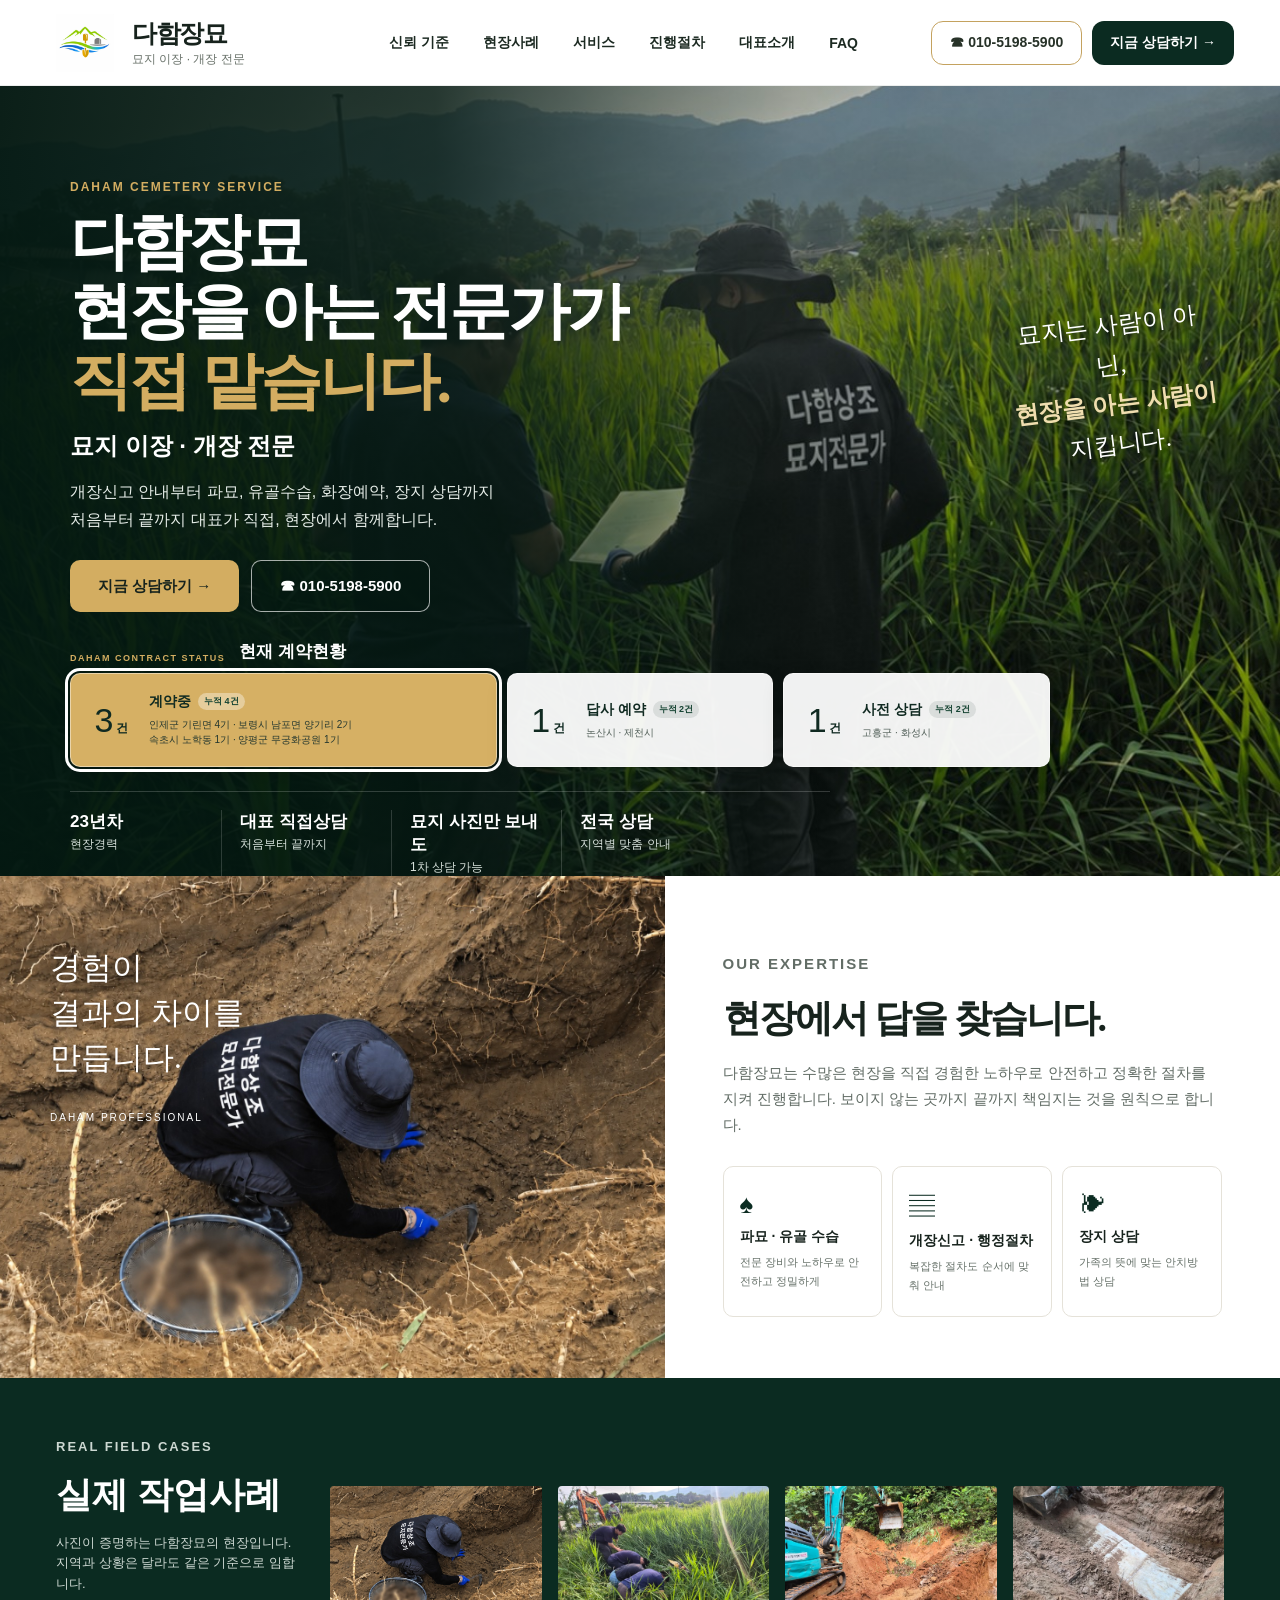
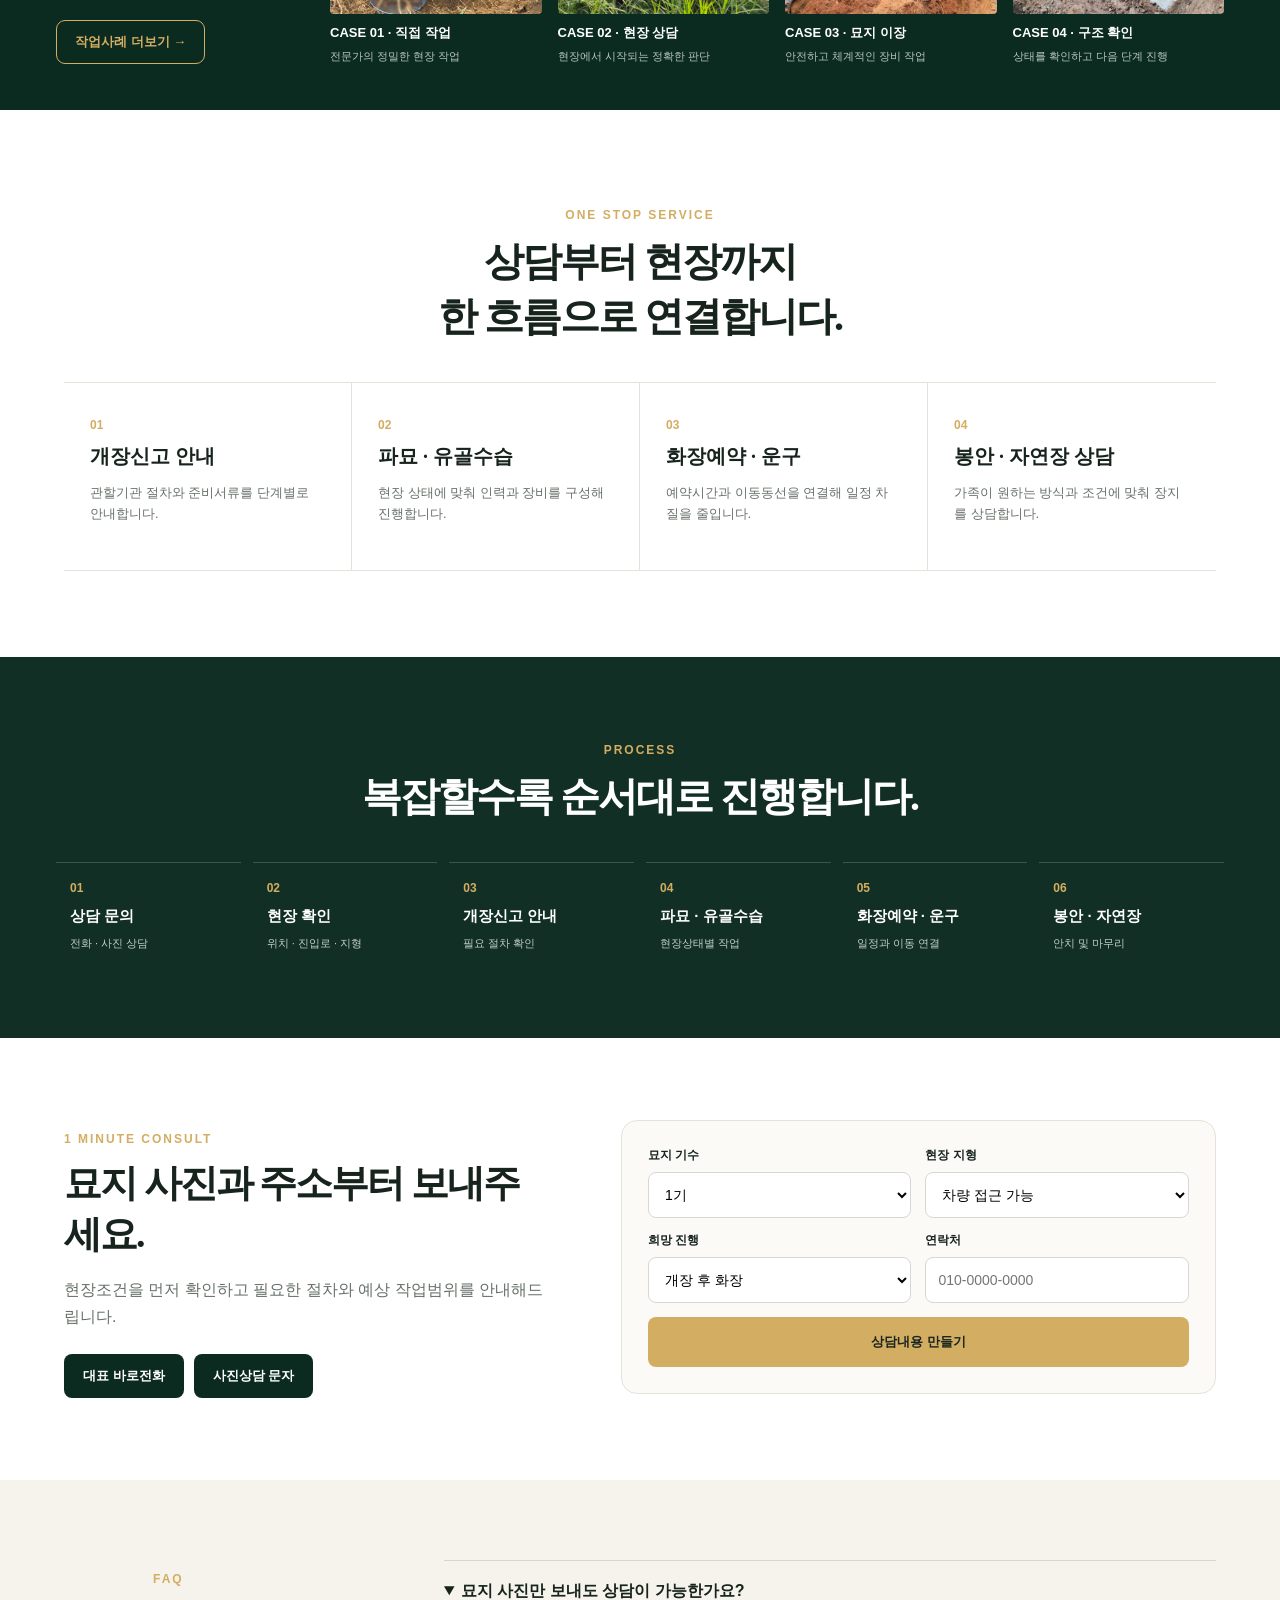
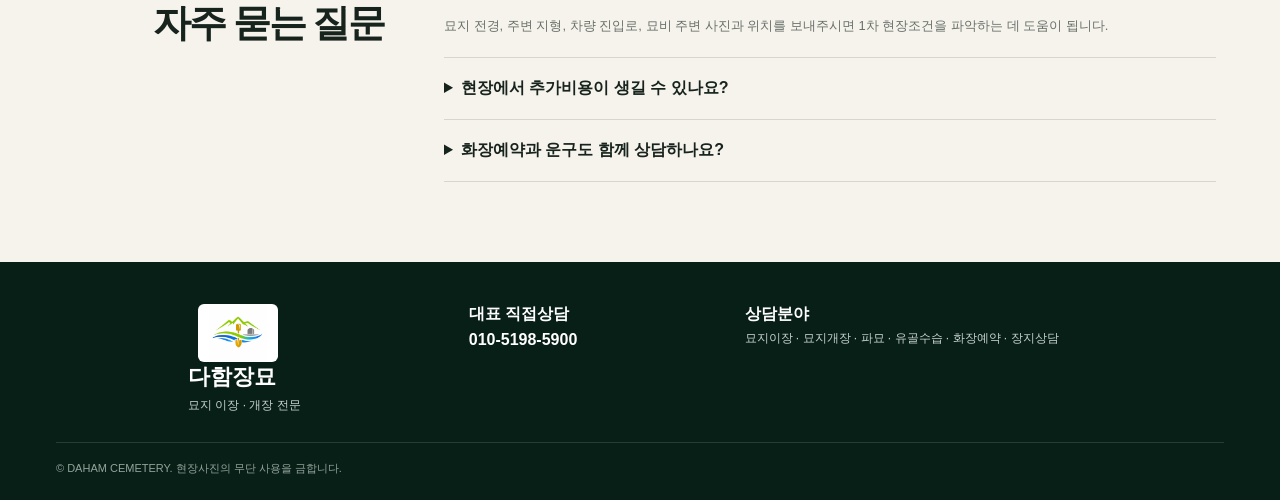
<file: index.html>
<!doctype html>
<html lang="ko">
<head>
<meta charset="utf-8">
<meta name="viewport" content="width=device-width,initial-scale=1,viewport-fit=cover">
<title>다함장묘 | 묘지 이장·개장 전문</title>
<meta name="description" content="다함장묘 묘지 이장·개장 전문. 현장을 아는 전문가가 상담부터 파묘·유골수습·화장예약·장지상담까지 연결합니다.">
<meta name="theme-color" content="#0b2b21">
<link rel="icon" type="image/png" sizes="32x32" href="favicon-32.png">
<link rel="apple-touch-icon" href="apple-touch-icon.png">
<link rel="manifest" href="site.webmanifest">
<link rel="preload" as="image" href="assets/hero-consult.jpg" fetchpriority="high">
<meta property="og:title" content="다함장묘 | 묘지 이장·개장 전문">
<meta property="og:description" content="묘지 사진만 보내도 1차 상담 가능. 대표 직접상담 010-5198-5900">
<meta property="og:image" content="og-card.jpg">
<meta property="og:type" content="website">
<meta property="og:locale" content="ko_KR">
<link rel="stylesheet" href="styles.css?v=10">

<script type="application/ld+json">
{
  "@context":"https://schema.org",
  "@type":"ProfessionalService",
  "name":"다함장묘",
  "description":"묘지 이장·개장, 파묘, 유골수습, 화장예약, 운구, 장지 상담",
  "telephone":"+82-10-5198-5900",
  "areaServed":{"@type":"Country","name":"대한민국"},
  "image":"og-card.jpg"
}
</script>
</head>
<body>
<a class="skip" href="#main">본문으로 이동</a>
<header class="site-header">
  <div class="header-inner">
    <a class="brand" href="#top" aria-label="다함장묘 홈">
      <img src="assets/daham-logo.png" alt="다함장묘 로고">
      <span><strong>다함장묘</strong><small>묘지 이장 · 개장 전문</small></span>
    </a>
    <nav class="nav" aria-label="주요 메뉴">
      <a href="#trust">신뢰 기준</a>
      <a href="#cases">현장사례</a>
      <a href="#services">서비스</a>
      <a href="#process">진행절차</a>
      <a href="#expert">대표소개</a>
      <a href="#faq">FAQ</a>
    </nav>
    <div class="header-actions">
      <a class="phone-pill" href="tel:01051985900">☎ 010-5198-5900</a>
      <a class="solid-pill" href="#quick">지금 상담하기 →</a>
    </div>
  </div>
</header>

<main id="main">
<section class="hero" id="top">
  <img class="hero-bg" src="assets/hero-consult.jpg" alt="다함장묘 현장상담 모습">
  <div class="hero-shade"></div>
  <div class="hero-content">
    <p class="eyebrow">DAHAM CEMETERY SERVICE</p>
    <h1>다함장묘<br><span>현장을 아는 전문가가</span><br><em>직접 맡습니다.</em></h1>
    <h2>묘지 이장 · 개장 전문</h2>
    <p class="hero-copy">개장신고 안내부터 파묘, 유골수습, 화장예약, 장지 상담까지<br>처음부터 끝까지 대표가 직접, 현장에서 함께합니다.</p>
    <div class="hero-buttons">
      <a class="btn btn-gold" href="#quick">지금 상담하기 →</a>
      <a class="btn btn-darkline" href="tel:01051985900">☎ 010-5198-5900</a>
    </div>
    <section class="contract-status" aria-labelledby="contract-status-title">
      <div class="contract-status-head">
        <span>DAHAM CONTRACT STATUS</span>
        <h2 id="contract-status-title">현재 계약현황</h2>
      </div>
      <div class="contract-status-grid">
        <button type="button" class="status-card status-card-main is-active" data-status="contract" aria-pressed="true">
          <div class="status-number"><span class="count-number" data-count="4">0</span><small>건</small></div>
          <div class="status-copy"><b>계약중</b><em>누적 4건</em><p>인제군 기린면 4기 · 보령시 남포면 양기리 2기<br>속초시 노학동 1기 · 양평군 무궁화공원 1기</p></div>
        </button>
        <button type="button" class="status-card" data-status="visit" aria-pressed="false">
          <div class="status-number"><span class="count-number" data-count="2">0</span><small>건</small></div>
          <div class="status-copy"><b>답사 예약</b><em>누적 2건</em><p>논산시 · 제천시</p></div>
        </button>
        <button type="button" class="status-card" data-status="consult" aria-pressed="false">
          <div class="status-number"><span class="count-number" data-count="2">0</span><small>건</small></div>
          <div class="status-copy"><b>사전 상담</b><em>누적 2건</em><p>고흥군 · 화성시</p></div>
        </button>
      </div>
      <div class="contract-map-panel">
        <div class="map-toolbar">
          <b id="map-status-title">계약중 지역 4곳</b>
          <button type="button" id="show-all-status">전체 보기</button>
        </div>
        <div id="contract-map" role="region" aria-label="계약 및 상담 지역 지도">
          <img class="korea-map" src="assets/korea-admin-map.png" alt="대한민국 시·군·구 행정구역 지도">
          <div id="map-markers"></div>
          <div id="map-place-card" class="map-place-card" hidden></div>
        </div>
        <div class="map-legend" aria-label="지도 범례"><span><i class="legend-contract"></i>계약중</span><span><i class="legend-visit"></i>답사예약</span><span><i class="legend-consult"></i>사전상담</span></div>
        <a class="map-source" href="https://commons.wikimedia.org/wiki/File:Administrative_divisions_map_of_South_Korea.svg" target="_blank" rel="noopener">지도: Wikimedia Commons · CC BY-SA 3.0</a>
      </div>
    </section>
    <div class="trust-bar" id="trust">
      <div><b>23년차</b><span>현장경력</span></div>
      <div><b>대표 직접상담</b><span>처음부터 끝까지</span></div>
      <div><b>묘지 사진만 보내도</b><span>1차 상담 가능</span></div>
      <div><b>전국 상담</b><span>지역별 맞춤 안내</span></div>
    </div>
  </div>
  <div class="hero-note">묘지는 사람이 아닌,<br><strong>현장을 아는 사람이</strong><br>지킵니다.</div>
</section>

<section class="expertise" id="expert">
  <div class="expert-photo-wrap">
    <img src="assets/expert-field.jpg" alt="다함장묘 묘지전문가 실제 현장 작업">
    <div class="photo-copy">경험이<br>결과의 차이를<br>만듭니다.<small>DAHAM PROFESSIONAL</small></div>
  </div>
  <div class="expert-copy-block">
    <p class="section-kicker">OUR EXPERTISE</p>
    <h2>현장에서 답을 찾습니다.</h2>
    <p>다함장묘는 수많은 현장을 직접 경험한 노하우로 안전하고 정확한 절차를 지켜 진행합니다. 보이지 않는 곳까지 끝까지 책임지는 것을 원칙으로 합니다.</p>
    <div class="expert-cards">
      <article><span>♠</span><b>파묘 · 유골 수습</b><small>전문 장비와 노하우로 안전하고 정밀하게</small></article>
      <article><span>▤</span><b>개장신고 · 행정절차</b><small>복잡한 절차도 순서에 맞춰 안내</small></article>
      <article><span>❧</span><b>장지 상담</b><small>가족의 뜻에 맞는 안치방법 상담</small></article>
    </div>
  </div>
</section>

<section class="cases" id="cases">
  <div class="cases-intro">
    <p class="section-kicker gold">REAL FIELD CASES</p>
    <h2>실제 작업사례</h2>
    <p>사진이 증명하는 다함장묘의 현장입니다.<br>지역과 상황은 달라도 같은 기준으로 임합니다.</p>
    <a class="case-more" href="#allcases">작업사례 더보기 →</a>
  </div>
  <div class="case-track" id="allcases">
    <article><img src="assets/expert-field.jpg" alt="전문가 직접 작업"><b>CASE 01 · 직접 작업</b><span>전문가의 정밀한 현장 작업</span></article>
    <article><img src="assets/team-field.jpg" alt="현장 상담"><b>CASE 02 · 현장 상담</b><span>현장에서 시작되는 정확한 판단</span></article>
    <article><img src="assets/excavator-wide.jpg" alt="굴삭기 작업"><b>CASE 03 · 묘지 이장</b><span>안전하고 체계적인 장비 작업</span></article>
    <article><img src="assets/structure-clear.jpg" alt="구조물 확인"><b>CASE 04 · 구조 확인</b><span>상태를 확인하고 다음 단계 진행</span></article>
  </div>
</section>

<section class="services" id="services">
  <div class="section-heading">
    <p class="section-kicker">ONE STOP SERVICE</p>
    <h2>상담부터 현장까지<br>한 흐름으로 연결합니다.</h2>
  </div>
  <div class="service-grid">
    <article><span>01</span><h3>개장신고 안내</h3><p>관할기관 절차와 준비서류를 단계별로 안내합니다.</p></article>
    <article><span>02</span><h3>파묘 · 유골수습</h3><p>현장 상태에 맞춰 인력과 장비를 구성해 진행합니다.</p></article>
    <article><span>03</span><h3>화장예약 · 운구</h3><p>예약시간과 이동동선을 연결해 일정 차질을 줄입니다.</p></article>
    <article><span>04</span><h3>봉안 · 자연장 상담</h3><p>가족이 원하는 방식과 조건에 맞춰 장지를 상담합니다.</p></article>
  </div>
</section>

<section class="process" id="process">
  <div class="section-heading light-heading"><p class="section-kicker gold">PROCESS</p><h2>복잡할수록 순서대로 진행합니다.</h2></div>
  <ol class="process-steps">
    <li><span>01</span><b>상담 문의</b><small>전화 · 사진 상담</small></li>
    <li><span>02</span><b>현장 확인</b><small>위치 · 진입로 · 지형</small></li>
    <li><span>03</span><b>개장신고 안내</b><small>필요 절차 확인</small></li>
    <li><span>04</span><b>파묘 · 유골수습</b><small>현장상태별 작업</small></li>
    <li><span>05</span><b>화장예약 · 운구</b><small>일정과 이동 연결</small></li>
    <li><span>06</span><b>봉안 · 자연장</b><small>안치 및 마무리</small></li>
  </ol>
</section>

<section class="quick" id="quick">
  <div class="quick-copy">
    <p class="section-kicker gold">1 MINUTE CONSULT</p>
    <h2>묘지 사진과 주소부터 보내주세요.</h2>
    <p>현장조건을 먼저 확인하고 필요한 절차와 예상 작업범위를 안내해드립니다.</p>
    <div class="quick-links"><a href="tel:01051985900">대표 바로전화</a><a href="sms:01051985900?body=%EB%8B%A4%ED%95%A8%EC%9E%A5%EB%AC%98%20%EB%AC%98%EC%A7%80%20%EC%9D%B4%EC%9E%A5%C2%B7%EA%B0%9C%EC%9E%A5%20%EC%82%AC%EC%A7%84%EC%83%81%EB%8B%B4%EC%9D%84%20%EC%9A%94%EC%B2%AD%ED%95%A9%EB%8B%88%EB%8B%A4.">사진상담 문자</a></div>
  </div>
  <form class="consult-form" id="consultForm">
    <label>묘지 기수<select id="graves"><option>1기</option><option>2기</option><option>3~5기</option><option>6기 이상</option></select></label>
    <label>현장 지형<select id="terrain"><option>차량 접근 가능</option><option>경사·산지</option><option>장비 진입 어려움</option><option>잘 모르겠습니다</option></select></label>
    <label>희망 진행<select id="plan"><option>개장 후 화장</option><option>다른 묘지로 이장</option><option>봉안·자연장 안치</option><option>상담 후 결정</option></select></label>
    <label>연락처<input id="contact" type="tel" inputmode="tel" placeholder="010-0000-0000"></label>
    <button type="submit">상담내용 만들기</button>
    <div id="result" class="form-result" hidden></div>
  </form>
</section>

<section class="faq" id="faq">
  <div class="faq-title"><p class="section-kicker">FAQ</p><h2>자주 묻는 질문</h2></div>
  <div class="faq-list">
    <details open><summary>묘지 사진만 보내도 상담이 가능한가요?</summary><p>묘지 전경, 주변 지형, 차량 진입로, 묘비 주변 사진과 위치를 보내주시면 1차 현장조건을 파악하는 데 도움이 됩니다.</p></details>
    <details><summary>현장에서 추가비용이 생길 수 있나요?</summary><p>장비 진입, 석물, 미육탈 등 현장변수는 사전 확인이 중요합니다. 확인되는 조건은 작업 전 안내하고 범위를 정합니다.</p></details>
    <details><summary>화장예약과 운구도 함께 상담하나요?</summary><p>개장 일정과 화장예약 시간을 맞추고 이동동선을 함께 확인하는 방식으로 진행합니다.</p></details>
  </div>
</section>
</main>

<footer>
  <div class="footer-inner">
    <div class="footer-brand"><img src="assets/daham-logo.png" alt=""><div><b>다함장묘</b><span>묘지 이장 · 개장 전문</span></div></div>
    <div><b>대표 직접상담</b><a href="tel:01051985900">010-5198-5900</a></div>
    <div><b>상담분야</b><span>묘지이장 · 묘지개장 · 파묘 · 유골수습 · 화장예약 · 장지상담</span></div>
  </div>
  <p class="copyright">© DAHAM CEMETERY. 현장사진의 무단 사용을 금합니다.</p>
</footer>

<div class="mobile-cta"><a href="sms:01051985900?body=%EB%8B%A4%ED%95%A8%EC%9E%A5%EB%AC%98%20%EC%82%AC%EC%A7%84%EC%83%81%EB%8B%B4%EC%9D%84%20%EC%9A%94%EC%B2%AD%ED%95%A9%EB%8B%88%EB%8B%A4.">사진상담</a><a href="tel:01051985900">대표 전화</a></div>
<script src="script.js?v=10"></script>
</body>
</html>
</file>
<file: styles.css>
:root{--green:#0b2b21;--green2:#123c2e;--gold:#d3ad61;--ivory:#f7f3ea;--ink:#17231d;--muted:#6d766f;--line:#e5e2d9;--white:#fff;--max:1440px}
*{box-sizing:border-box}html{scroll-behavior:smooth}body{margin:0;color:var(--ink);font-family:"Noto Sans KR","Apple SD Gothic Neo",Pretendard,Arial,sans-serif;background:#fff}.skip{position:absolute;left:-9999px}.skip:focus{left:10px;top:10px;z-index:99;background:#fff;padding:10px}.site-header{height:86px;background:rgba(255,255,255,.97);position:sticky;top:0;z-index:40;border-bottom:1px solid rgba(20,40,30,.08)}.header-inner{max-width:var(--max);height:100%;margin:auto;padding:0 46px;display:flex;align-items:center;gap:32px}.brand{display:flex;align-items:center;text-decoration:none;color:var(--ink);min-width:270px}.brand img{width:78px;height:58px;object-fit:contain;margin-right:8px}.brand span{display:flex;flex-direction:column}.brand strong{font-size:25px;letter-spacing:-1.4px}.brand small{font-size:12px;color:#687169;margin-top:1px}.nav{display:flex;gap:34px;align-items:center;justify-content:center;flex:1}.nav a{text-decoration:none;color:#1c2a22;font-size:14px;font-weight:700;white-space:nowrap}.header-actions{display:flex;gap:10px}.phone-pill,.solid-pill{height:44px;border-radius:12px;padding:0 18px;display:inline-flex;align-items:center;justify-content:center;font-size:14px;font-weight:800;text-decoration:none;white-space:nowrap}.phone-pill{border:1px solid #c4a25f;color:#273228;background:#fff}.solid-pill{background:var(--green);color:#fff}.hero{position:relative;min-height:660px;overflow:hidden;background:var(--green);color:#fff}.hero-bg{position:absolute;inset:0;width:100%;height:100%;object-fit:cover}.hero-shade{position:absolute;inset:0;background:linear-gradient(90deg,rgba(3,24,17,.96) 0%,rgba(3,24,17,.84) 34%,rgba(3,24,17,.30) 62%,rgba(3,24,17,.12) 100%)}.hero-content{position:relative;z-index:2;max-width:var(--max);margin:auto;padding:82px 70px 0}.eyebrow,.section-kicker{font-size:12px;letter-spacing:2px;color:var(--gold);font-weight:800}.hero h1{font-family:"Noto Serif KR","Nanum Myeongjo",serif;font-size:62px;line-height:1.12;margin:14px 0 14px;letter-spacing:-3px;font-weight:700}.hero h1 span{color:#fff}.hero h1 em{font-style:normal;color:var(--gold)}.hero h2{font-size:24px;margin:0 0 16px}.hero-copy{font-size:16px;line-height:1.75;color:#e7eee9;max-width:650px}.hero-buttons{display:flex;gap:12px;margin-top:26px}.btn{height:52px;padding:0 28px;border-radius:10px;display:inline-flex;align-items:center;text-decoration:none;font-size:15px;font-weight:800}.btn-gold{background:var(--gold);color:#17231d}.btn-darkline{border:1px solid rgba(255,255,255,.65);color:#fff;background:rgba(2,23,16,.28)}.trust-bar{margin-top:40px;display:grid;grid-template-columns:repeat(4,170px);gap:0;max-width:760px;border-top:1px solid rgba(255,255,255,.18);padding-top:18px}.trust-bar div{padding-right:18px;margin-right:18px;border-right:1px solid rgba(255,255,255,.16)}.trust-bar div:last-child{border:0}.trust-bar b{display:block;color:#fff;font-size:17px;margin-bottom:3px}.trust-bar span{display:block;color:#d8e2dc;font-size:12px}.hero-note{position:absolute;z-index:2;right:64px;top:220px;width:205px;font-family:"Nanum Pen Script","Noto Serif KR",serif;font-size:24px;line-height:1.65;transform:rotate(-7deg);text-align:center;color:#fff;text-shadow:0 2px 8px rgba(0,0,0,.35)}.hero-note strong{font-weight:700;color:#f0deaf}.expertise{display:grid;grid-template-columns:1.08fr 1fr;max-width:var(--max);margin:0 auto;background:#fff}.expert-photo-wrap{position:relative;min-height:420px;overflow:hidden}.expert-photo-wrap img{width:100%;height:100%;object-fit:cover}.photo-copy{position:absolute;left:50px;top:70px;color:#fff;font-family:"Noto Serif KR",serif;font-size:31px;line-height:1.45;text-shadow:0 2px 12px rgba(0,0,0,.4)}.photo-copy small{display:block;font-family:Arial,sans-serif;font-size:10px;letter-spacing:2px;margin-top:30px}.expert-copy-block{padding:60px 58px 48px}.expert-copy-block h2,.section-heading h2,.faq-title h2,.quick-copy h2{font-family:"Noto Serif KR",serif;font-size:38px;letter-spacing:-2px;margin:10px 0 16px}.expert-copy-block>p{font-size:15px;line-height:1.75;color:#626d66}.expert-cards{display:grid;grid-template-columns:repeat(3,1fr);gap:10px;margin-top:28px}.expert-cards article{border:1px solid var(--line);padding:22px 16px;min-height:126px;border-radius:10px}.expert-cards article>span{font-size:26px;color:var(--green);display:block;margin-bottom:8px}.expert-cards b{display:block;font-size:14px;margin-bottom:6px}.expert-cards small{font-size:11px;line-height:1.45;color:#667169}.cases{background:var(--green);color:#fff;padding:46px 56px;display:grid;grid-template-columns:240px 1fr;gap:34px;align-items:end}.cases-intro h2{font-family:"Noto Serif KR",serif;font-size:36px;margin:8px 0 12px}.cases-intro p{color:#cdd8d2;font-size:13px;line-height:1.6}.gold{color:var(--gold)}.case-more{display:inline-flex;margin-top:12px;border:1px solid var(--gold);color:var(--gold);text-decoration:none;padding:12px 18px;border-radius:9px;font-weight:800;font-size:13px}.case-track{display:grid;grid-template-columns:repeat(4,1fr);gap:16px}.case-track article{min-width:0}.case-track img{width:100%;aspect-ratio:1.65/1;object-fit:cover;border-radius:4px;display:block;margin-bottom:10px}.case-track b{display:block;font-size:13px;margin-bottom:4px}.case-track span{font-size:11px;color:#b9c6bf}.services{max-width:var(--max);margin:auto;padding:86px 64px}.section-heading{text-align:center;max-width:760px;margin:0 auto 38px}.section-heading h2{font-size:40px}.service-grid{display:grid;grid-template-columns:repeat(4,1fr);border-top:1px solid var(--line);border-bottom:1px solid var(--line)}.service-grid article{padding:32px 26px;border-right:1px solid var(--line);min-height:180px}.service-grid article:last-child{border-right:0}.service-grid span{color:var(--gold);font-size:12px;font-weight:900}.service-grid h3{font-family:"Noto Serif KR",serif;font-size:20px;margin:10px 0}.service-grid p{font-size:13px;color:#687169;line-height:1.6}.process{background:#112f25;padding:74px 56px 78px;color:#fff}.light-heading h2{color:#fff}.process-steps{max-width:var(--max);margin:36px auto 0;padding:0;list-style:none;display:grid;grid-template-columns:repeat(6,1fr);gap:12px}.process-steps li{border-top:1px solid rgba(255,255,255,.18);padding:18px 14px 8px}.process-steps span{display:block;color:var(--gold);font-weight:900;font-size:12px;margin-bottom:12px}.process-steps b{display:block;font-size:15px;margin-bottom:7px}.process-steps small{color:#c3cec8;font-size:11px;line-height:1.45}.quick{max-width:var(--max);margin:auto;padding:82px 64px;display:grid;grid-template-columns:.9fr 1.1fr;gap:70px;align-items:start}.quick-copy p:not(.section-kicker){color:#667169;line-height:1.7}.quick-links{display:flex;gap:10px;margin-top:24px}.quick-links a{text-decoration:none;background:var(--green);color:#fff;padding:13px 19px;border-radius:8px;font-size:13px;font-weight:800}.consult-form{border:1px solid var(--line);border-radius:16px;padding:26px;background:#fbfaf7;display:grid;grid-template-columns:1fr 1fr;gap:14px}.consult-form label{display:flex;flex-direction:column;gap:8px;font-size:12px;font-weight:800}.consult-form select,.consult-form input{height:46px;border:1px solid #d8d8d2;border-radius:8px;background:#fff;padding:0 12px;font-size:14px}.consult-form button{grid-column:1/-1;height:50px;border:0;border-radius:8px;background:var(--gold);font-weight:900;color:#19251e;cursor:pointer}.form-result{grid-column:1/-1;background:#fff;border:1px solid var(--line);border-radius:8px;padding:14px;font-size:13px;line-height:1.6}.faq{background:#f6f3ec;padding:80px 64px;display:grid;grid-template-columns:320px 1fr;gap:60px}.faq-title{max-width:var(--max);margin-left:auto}.faq-list{max-width:980px}.faq-list details{border-top:1px solid #d9d5cc;padding:20px 0}.faq-list details:last-child{border-bottom:1px solid #d9d5cc}.faq-list summary{cursor:pointer;font-size:16px;font-weight:800}.faq-list p{font-size:13px;color:#687169;line-height:1.7;margin:13px 0 0}footer{background:#081f18;color:#fff;padding:42px 56px 24px}.footer-inner{max-width:var(--max);margin:auto;display:grid;grid-template-columns:1.1fr .7fr 1.4fr;gap:36px}.footer-brand{display:flex;align-items:center}.footer-brand img{width:80px;height:58px;object-fit:contain;background:#fff;border-radius:6px;margin-right:12px}.footer-brand div{display:flex;flex-direction:column}.footer-brand b{font-size:22px}.footer-brand span,footer span{font-size:12px;color:#c6d2cc;margin-top:5px}.footer-inner>div{display:flex;flex-direction:column}.footer-inner a{color:#fff;text-decoration:none;margin-top:6px;font-weight:800}.copyright{max-width:var(--max);margin:28px auto 0;border-top:1px solid rgba(255,255,255,.13);padding-top:18px;color:#92a49a;font-size:11px}.mobile-cta{display:none}
@media(max-width:1050px){.nav{display:none}.header-inner{padding:0 24px}.brand{min-width:0;flex:1}.header-actions .phone-pill{display:none}.hero-content{padding-left:36px}.hero-note{display:none}.trust-bar{grid-template-columns:repeat(2,1fr);max-width:540px;row-gap:12px}.expertise{grid-template-columns:1fr}.expert-photo-wrap{min-height:390px}.cases{grid-template-columns:1fr}.case-track{grid-template-columns:repeat(2,1fr)}.process-steps{grid-template-columns:repeat(3,1fr)}.quick{grid-template-columns:1fr}.faq{grid-template-columns:1fr}}
@media(max-width:640px){body{padding-bottom:64px}.site-header{height:68px}.header-inner{padding:0 14px}.brand img{width:55px;height:42px}.brand strong{font-size:19px}.brand small{font-size:10px}.solid-pill{height:38px;padding:0 12px;font-size:12px}.hero{min-height:690px}.hero-bg{object-position:64% center}.hero-shade{background:linear-gradient(90deg,rgba(3,24,17,.94) 0%,rgba(3,24,17,.76) 63%,rgba(3,24,17,.32) 100%)}.hero-content{padding:58px 20px 0}.hero h1{font-size:42px;line-height:1.17;letter-spacing:-2px}.hero h2{font-size:18px}.hero-copy{font-size:13px;max-width:90%;line-height:1.65}.hero-buttons{flex-direction:column;width:240px}.btn{height:46px;font-size:13px;justify-content:center}.trust-bar{grid-template-columns:1fr 1fr;margin-top:32px}.trust-bar div{padding-right:8px;margin-right:8px}.trust-bar b{font-size:14px}.expertise{display:block}.expert-photo-wrap{min-height:330px}.photo-copy{left:24px;top:40px;font-size:25px}.expert-copy-block{padding:42px 20px}.expert-copy-block h2,.section-heading h2,.faq-title h2,.quick-copy h2{font-size:31px}.expert-cards{grid-template-columns:1fr}.cases{padding:42px 20px}.case-track{grid-template-columns:1fr 1fr;gap:12px}.case-track article:nth-child(n+3){display:none}.services{padding:62px 20px}.section-heading{text-align:left}.service-grid{grid-template-columns:1fr}.service-grid article{border-right:0;border-bottom:1px solid var(--line);min-height:0;padding:24px 10px}.process{padding:58px 20px}.process-steps{grid-template-columns:1fr 1fr}.quick{padding:58px 20px;gap:32px}.consult-form{grid-template-columns:1fr}.faq{padding:58px 20px;gap:20px}.footer-inner{grid-template-columns:1fr;gap:24px}.mobile-cta{position:fixed;display:grid;grid-template-columns:1fr 1fr;left:0;right:0;bottom:0;z-index:60;height:64px;box-shadow:0 -4px 18px rgba(0,0,0,.16)}.mobile-cta a{display:flex;align-items:center;justify-content:center;text-decoration:none;font-size:15px;font-weight:900}.mobile-cta a:first-child{background:#d3ad61;color:#152219}.mobile-cta a:last-child{background:#0b2b21;color:#fff}}

.contract-status{max-width:980px;margin-top:28px}.contract-status-head{display:flex;align-items:end;gap:14px;margin-bottom:10px}.contract-status-head span{font-size:9px;letter-spacing:1.5px;color:var(--gold);font-weight:900}.contract-status-head h2{font-family:"Noto Sans KR",sans-serif;font-size:17px;margin:0;color:#fff}.contract-status-grid{display:grid;grid-template-columns:1.6fr 1fr 1fr;gap:10px}.status-card{min-height:94px;padding:15px 17px;display:flex;align-items:center;gap:15px;background:rgba(255,255,255,.94);color:#102a21;border:1px solid rgba(255,255,255,.45);border-radius:10px;box-shadow:0 8px 22px rgba(0,0,0,.14)}.status-card-main{background:#d6b064}.status-number{font-size:34px;line-height:1;font-weight:300;min-width:46px;text-align:center}.status-number small{font-size:12px;margin-left:2px;font-weight:800}.status-copy b{font-size:14px}.status-copy p{font-size:10px;line-height:1.55;margin:6px 0 0;color:#4e5c55}.status-card-main .status-copy p{color:#24372f}.contract-status+.trust-bar{margin-top:24px}
.status-card{font-family:inherit;text-align:left;cursor:pointer;transition:transform .18s ease,box-shadow .18s ease,outline-color .18s ease}.status-card:hover,.status-card:focus-visible{transform:translateY(-2px);box-shadow:0 10px 28px rgba(0,0,0,.22)}.status-card.is-active{outline:3px solid #fff;outline-offset:2px}.contract-map-panel{display:none;margin-top:10px;padding:10px;background:rgba(255,255,255,.96);border-radius:10px;color:#102a21;box-shadow:0 8px 24px rgba(0,0,0,.2)}.contract-map-panel.is-visible{display:block}.map-toolbar{display:flex;align-items:center;justify-content:space-between;margin-bottom:8px}.map-toolbar b{font-size:13px}.map-toolbar button{border:0;border-radius:6px;padding:7px 10px;background:#12382c;color:#fff;font-size:11px;font-weight:800;cursor:pointer}#contract-map{height:300px;position:relative;border-radius:7px;overflow:hidden;background:linear-gradient(150deg,#e7f2f4,#d2e4e7)}.korea-map{position:absolute;height:92%;width:72%;left:14%;top:4%;filter:drop-shadow(0 5px 8px rgba(0,0,0,.16))}.korea-map path{fill:#f8f6ee;stroke:#7f9e96;stroke-width:2}.korea-map .island{fill:#f8f6ee}.map-marker{position:absolute;width:24px;height:24px;border:3px solid #fff;border-radius:50%;box-shadow:0 2px 7px rgba(0,0,0,.45);transform:translate(-50%,-50%);cursor:pointer}.map-marker.contract{background:#d3a94f}.map-marker.visit{background:#3975d6}.map-marker.consult{background:#2d9467}.map-marker::after{content:"";position:absolute;left:50%;bottom:-7px;transform:translateX(-50%);border:4px solid transparent;border-top-color:inherit}.map-place-card{position:absolute;left:10px;right:10px;bottom:10px;padding:10px 12px;border-radius:7px;background:rgba(8,31,24,.92);color:#fff;font-size:11px;line-height:1.5;box-shadow:0 4px 14px rgba(0,0,0,.22)}.map-place-card b{display:block;color:#e6c77e;font-size:13px}.map-legend{display:flex;gap:14px;flex-wrap:wrap;padding-top:8px;font-size:10px;font-weight:700}.map-legend span{display:flex;align-items:center;gap:5px}.map-legend i{width:10px;height:10px;border-radius:50%;display:inline-block}.legend-contract{background:#d3a94f}.legend-visit{background:#3975d6}.legend-consult{background:#2d9467}.contract-status+.trust-bar{margin-top:24px}
@media(max-width:640px){.hero{min-height:1035px}.hero.map-open{min-height:1375px}.contract-status{margin-top:25px}.contract-status-head{margin-bottom:9px}.contract-status-head h2{font-size:16px}.contract-status-grid{grid-template-columns:1fr;gap:8px}.status-card{width:100%;min-height:76px;padding:12px 14px}.status-number{font-size:31px}.status-copy b{font-size:13px}.status-copy p{font-size:9.5px;margin-top:4px}#contract-map{height:280px}.contract-status+.trust-bar{margin-top:22px}}

.status-copy em{display:inline-flex;margin-left:7px;padding:2px 6px;border-radius:10px;background:rgba(10,45,34,.1);color:#174534;font-size:9px;font-style:normal;font-weight:900;vertical-align:2px}.status-card-main .status-copy em{background:rgba(255,255,255,.36)}.count-number{display:inline-block;min-width:20px;font-variant-numeric:tabular-nums}
.korea-map{position:absolute!important;inset:0!important;width:100%!important;height:100%!important;object-fit:contain!important;background:#fff!important;filter:contrast(.96)!important}.map-source{display:block;margin-top:6px;color:#64756f;font-size:8px;text-align:right;text-decoration:none}.map-source:hover{text-decoration:underline}
</file>
